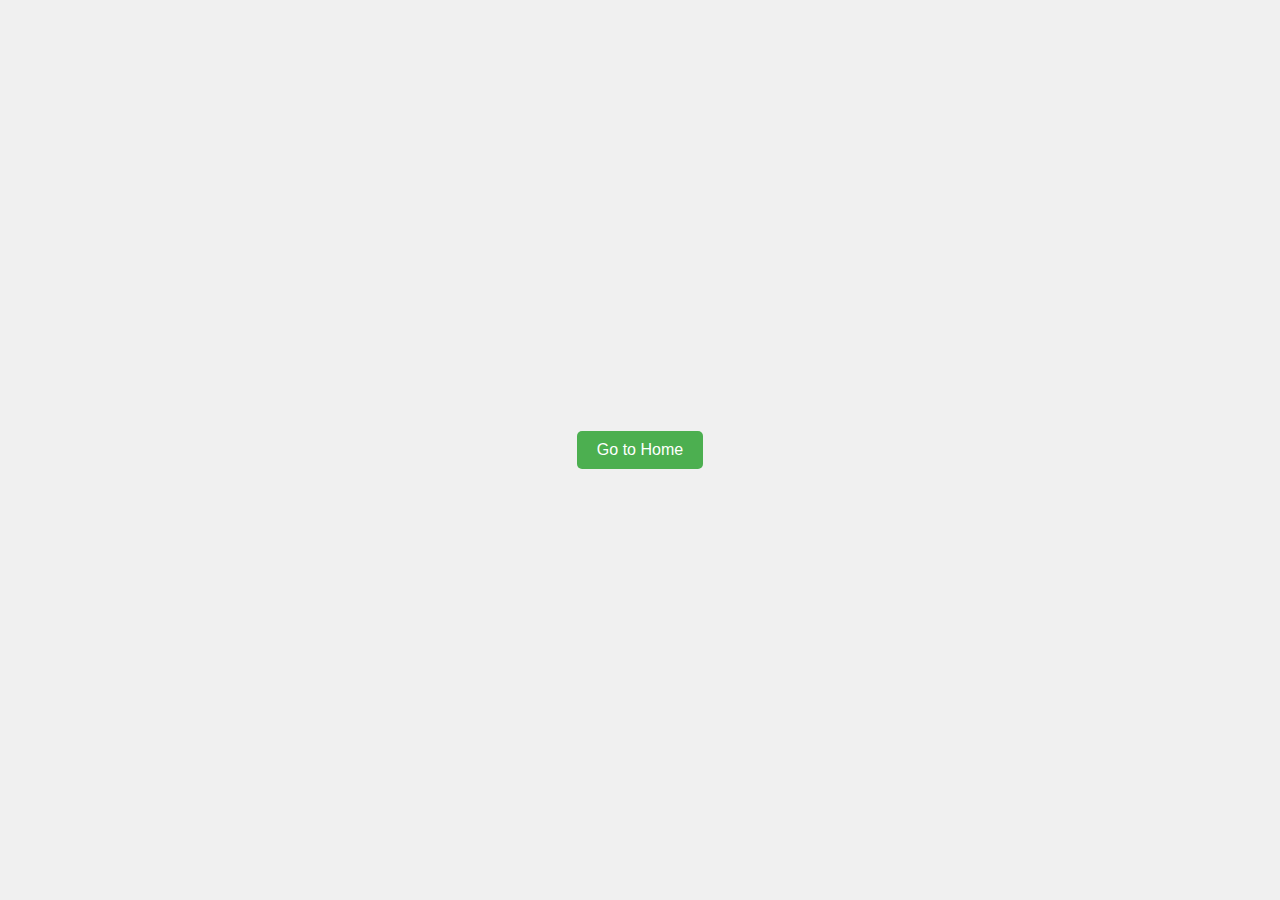
<file: index.html>
<!DOCTYPE html>
<html lang="en">
<head>
    <meta charset="UTF-8">
    <meta name="viewport" content="width=device-width, initial-scale=1.0">
    <title>Button Link</title>
    <style>
        body {
            display: flex;
            justify-content: center;
            align-items: center;
            height: 100vh;
            margin: 0;
            background-color: #f0f0f0;
        }
        button {
            padding: 10px 20px;
            font-size: 16px;
            cursor: pointer;
            background-color: #4CAF50;
            color: white;
            border: none;
            border-radius: 5px;
        }
        button:hover {
            background-color: #45a049;
        }
    </style>
</head>
<body>
    <a href="/views/home.html">
        <button>Go to Home</button>
    </a>
</body>
</html>
</file>
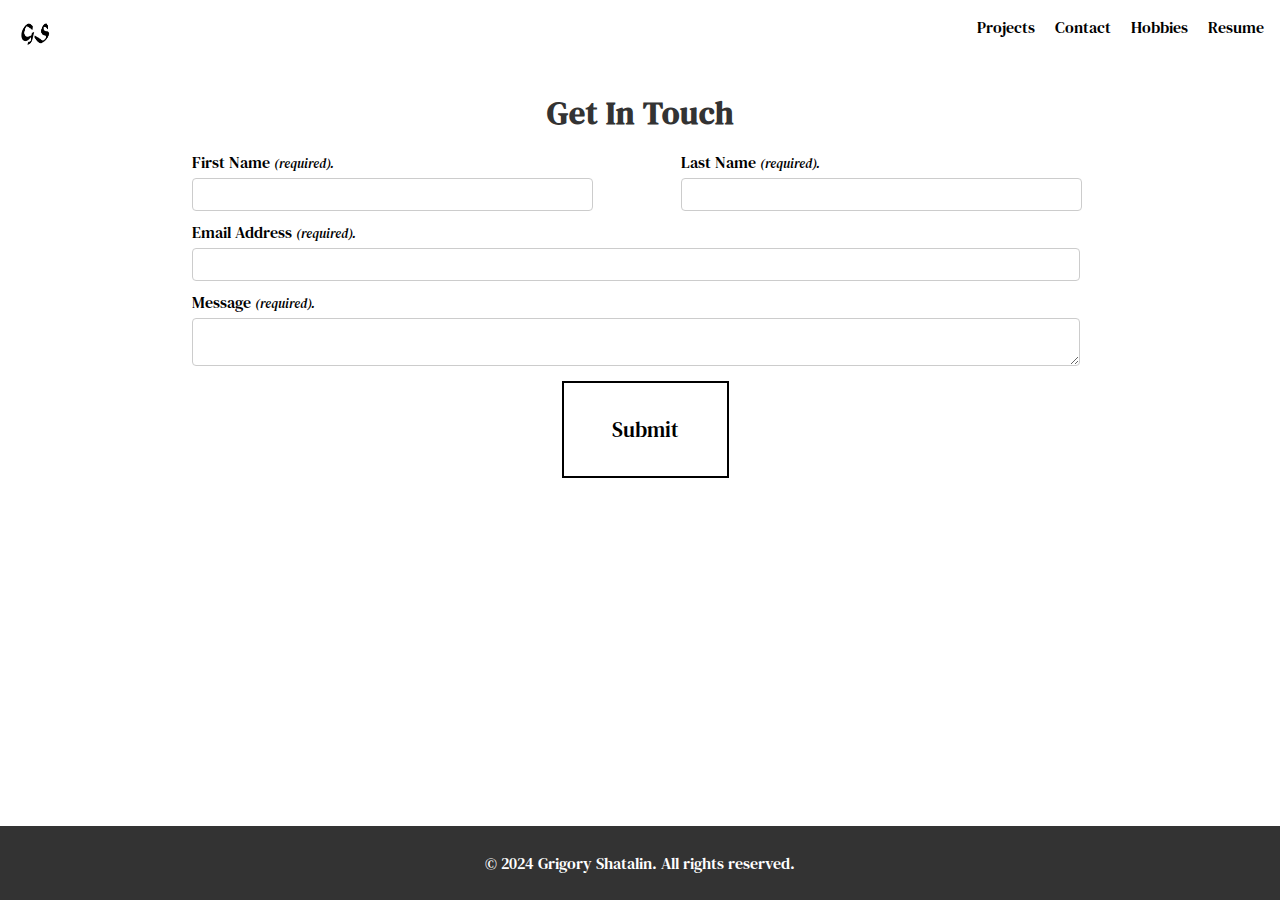
<file: views/contact.html>
<!DOCTYPE html>
<html lang="en">

<head>
    <meta charset="UTF-8">
    <meta name="viewport" content="width=device-width, initial-scale=1.0">
    <title>Contact Us</title>
    <link rel="stylesheet" href="../resources/css/contact.css">
    <link rel="preconnect" href="https://fonts.googleapis.com">
    <link rel="preconnect" href="https://fonts.gstatic.com" crossorigin>
    <link href="https://fonts.googleapis.com/css2?family=DM+Serif+Text:ital@0;1&display=swap" rel="stylesheet">
    <link rel="preconnect" href="https://fonts.googleapis.com">
    <link rel="preconnect" href="https://fonts.gstatic.com" crossorigin>
    <link
        href="https://fonts.googleapis.com/css2?family=DM+Serif+Text:ital@0;1&family=Qwitcher+Grypen:wght@400;700&display=swap"
        rel="stylesheet">
</head>

<body>
    <header>
        <nav>
            <ul>
                <li><a href="projects.html">Projects</a></li>
                <li><a href="contact.html">Contact</a></li>
                <li><a href="hobbies.html">Hobbies</a></li>
                <li><a href="resume.html">Resume</a></li>
            </ul>
            <a href="home.html">
                <img src="../resources/img/logo.png"
                    alt="Go to Main Section">
            </a>
        </nav>
    </header>
    <main>
        <div class="in-touch-container">
            <h1>
                Get In Touch
            </h1>
            <form>
                <div class="input-group">
                    <div class="input-item">
                        <label for="firstName">First Name <span
                                class="dm-serif-text-light smaller-font">(required).</span></label>
                        <input type="text" id="firstName" name="firstName" required>
                    </div>
                    <div class="input-item">
                        <label for="lastName">Last Name <span
                                class="dm-serif-text-light smaller-font">(required).</span></label>
                        <input type="text" id="lastName" name="lastName" required>
                    </div>
                </div>
                <div class="input-group2">
                    <label for="email">Email Address <span
                            class="dm-serif-text-light smaller-font">(required).</span></label>
                    <input type="email" id="email" name="email" required>

                    <label for="message">Message <span
                            class="dm-serif-text-light smaller-font">(required).</span></label>
                    <textarea id="message" name="message" required></textarea>
                </div>

                <button type="submit">Submit</button>
            </form>
        </div>
    </main>


    <footer>
        <p>&copy; 2024 Grigory Shatalin. All rights reserved.</p>
    </footer>
</body>

</html>
</file>
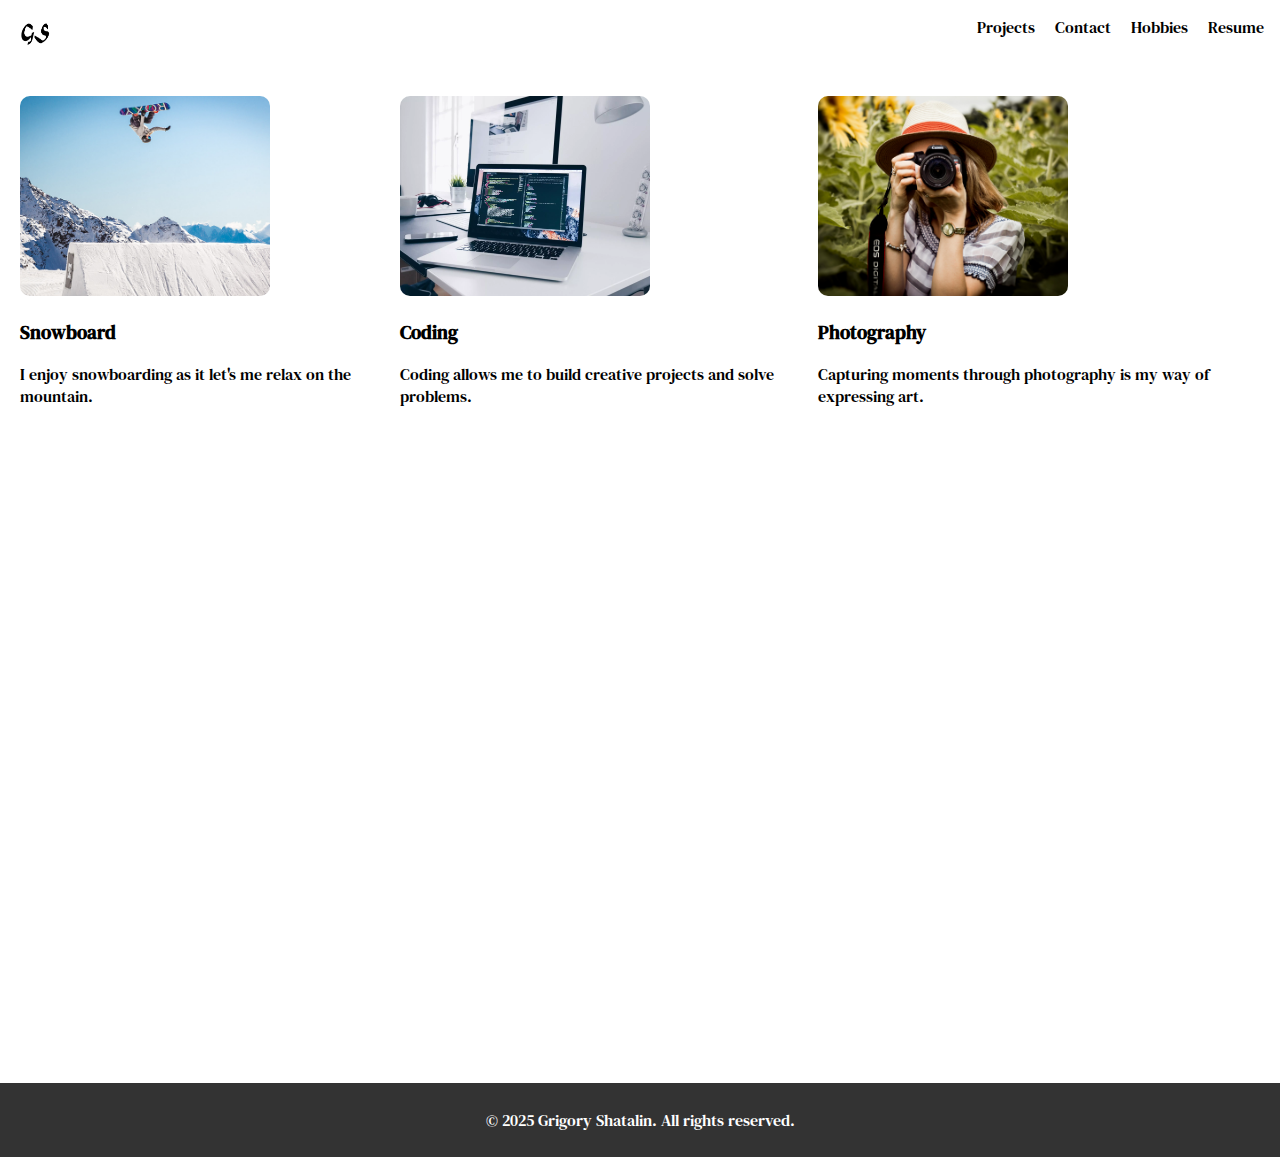
<file: views/hobbies.html>
<!DOCTYPE html>
<html lang="en">

<head>
    <meta charset="UTF-8">
    <meta name="viewport" content="width=device-width, initial-scale=1.0">
    <title>About Us - Your Company</title>
    <link rel="stylesheet" href="../resources/css/hobbies.css">
    <link rel="preconnect" href="https://fonts.googleapis.com">
    <link rel="preconnect" href="https://fonts.gstatic.com" crossorigin>
    <link href="https://fonts.googleapis.com/css2?family=DM+Serif+Text:ital@0;1&display=swap" rel="stylesheet">
    <link rel="preconnect" href="https://fonts.googleapis.com">
    <link rel="preconnect" href="https://fonts.gstatic.com" crossorigin>
    <link
        href="https://fonts.googleapis.com/css2?family=DM+Serif+Text:ital@0;1&family=Qwitcher+Grypen:wght@400;700&display=swap"
        rel="stylesheet">
    <link rel="preconnect" href="https://fonts.googleapis.com">
    <link rel="preconnect" href="https://fonts.gstatic.com" crossorigin>
    <link
        href="https://fonts.googleapis.com/css2?family=Roboto:ital,wght@0,100;0,300;0,400;0,500;0,700;0,900;1,100;1,300;1,400;1,500;1,700;1,900&display=swap"
        rel="stylesheet">
</head>

<header>
    <nav>
        <ul>
            <li><a href="projects.html">Projects</a></li>
            <li><a href="contact.html">Contact</a></li>
            <li><a href="hobbies.html">Hobbies</a></li>
            <li><a href="resume.html">Resume</a></li>
        </ul>
        <a href="home.html">
            <img src="../resources/img/logo.png"
                alt="Go to Main Section">
        </a>
    </nav>
</header>
<body>
    
    <div class="hobbies-container">
        <div class="card">
            <img src="../resources/img/snowboard.jpg" alt="snowboard">
            <h3>Snowboard</h3>
            <p>I enjoy snowboarding as it let's me relax on the mountain.</p>
        </div>
        <div class="card">
            <img src="../resources/img/coding.webp" alt="Coding">
            <h3>Coding</h3>
            <p>Coding allows me to build creative projects and solve problems.</p>
        </div>
        <div class="card">
            <img src="../resources/img/photographer.jpeg" alt="Photography">
            <h3>Photography</h3>
            <p>Capturing moments through photography is my way of expressing art.</p>
        </div>
    </div>
</body>
<footer>
    <p>&copy; 2025 Grigory Shatalin. All rights reserved.</p>
</footer>
</html>
</file>
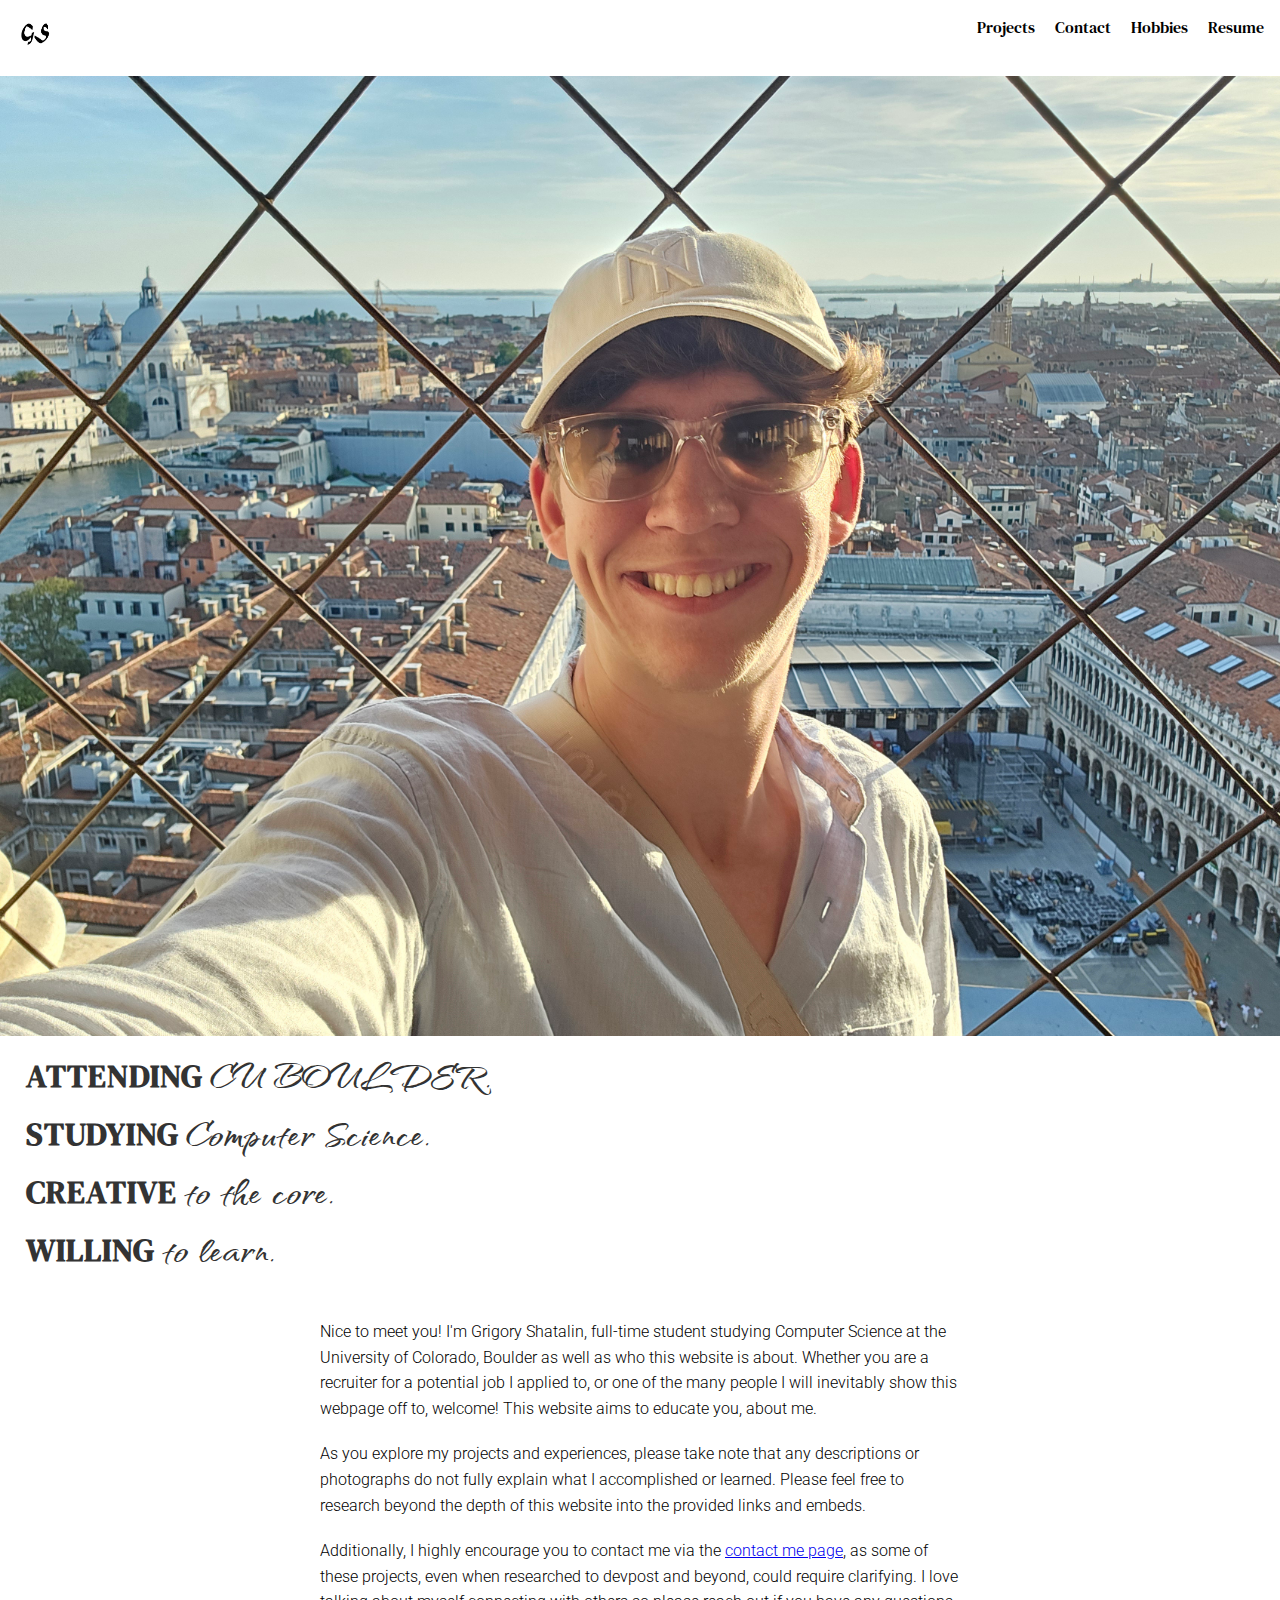
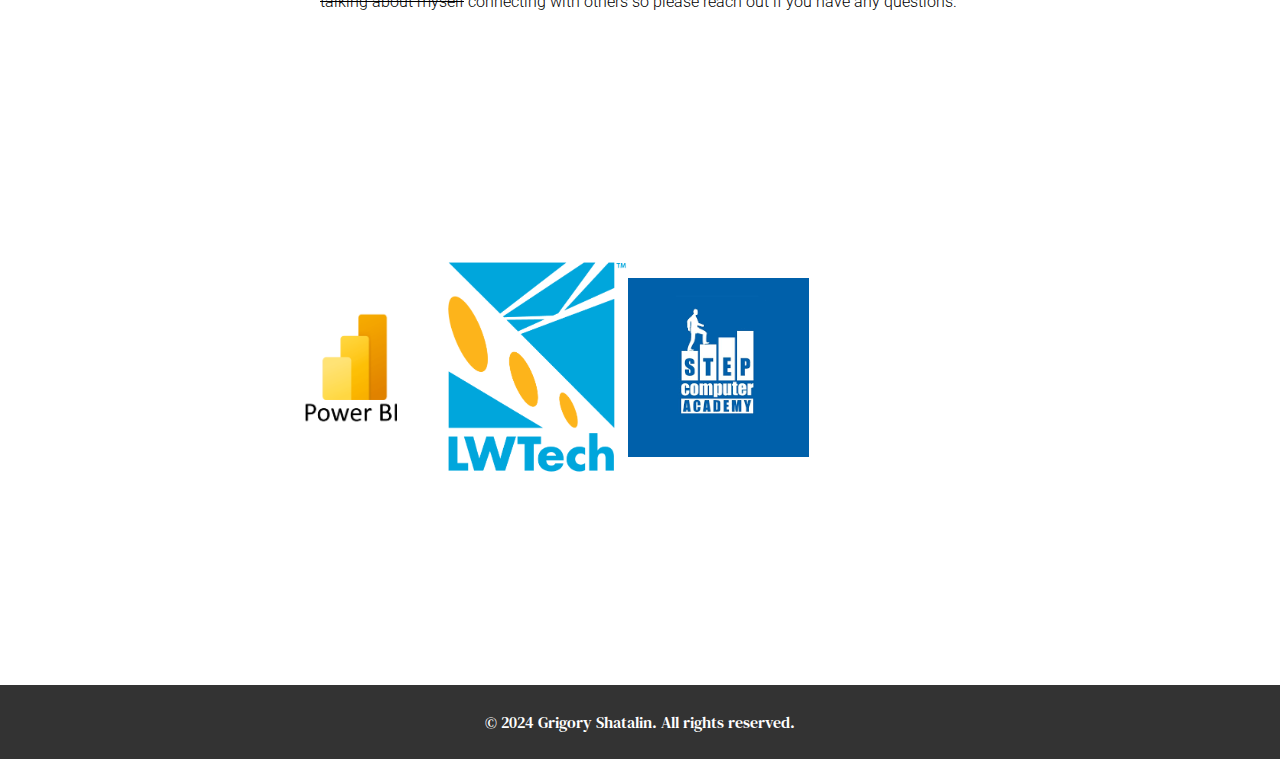
<file: views/home.html>
<!DOCTYPE html>
<html lang="en">

<head>
    <meta charset="UTF-8">
    <meta name="viewport" content="width=device-width, initial-scale=1.0">
    <title>About Us - Your Company</title>
    <link rel="stylesheet" href="../resources/css/home.css">
    <link rel="preconnect" href="https://fonts.googleapis.com">
    <link rel="preconnect" href="https://fonts.gstatic.com" crossorigin>
    <link href="https://fonts.googleapis.com/css2?family=DM+Serif+Text:ital@0;1&display=swap" rel="stylesheet">
    <link rel="preconnect" href="https://fonts.googleapis.com">
    <link rel="preconnect" href="https://fonts.gstatic.com" crossorigin>
    <link
        href="https://fonts.googleapis.com/css2?family=DM+Serif+Text:ital@0;1&family=Qwitcher+Grypen:wght@400;700&display=swap"
        rel="stylesheet">
    <link rel="preconnect" href="https://fonts.googleapis.com">
    <link rel="preconnect" href="https://fonts.gstatic.com" crossorigin>
    <link
        href="https://fonts.googleapis.com/css2?family=Roboto:ital,wght@0,100;0,300;0,400;0,500;0,700;0,900;1,100;1,300;1,400;1,500;1,700;1,900&display=swap"
        rel="stylesheet">
</head>

<body>
    <header>
        <nav>
            <ul>
                <li><a href="projects.html">Projects</a></li>
                <li><a href="contact.html">Contact</a></li>
                <li><a href="hobbies.html">Hobbies</a></li>
                <li><a href="resume.html">Resume</a></li>
            </ul>
            <a href="home.html">
                <img src="../resources/img/logo.png"
                    alt="Go to Main Section">
            </a>
        </nav>
    </header>



    <div class="image1">
        <img src="../resources/img/main-image.jpg" alt="main-image">
    </div>

    <div class="impact-text dm-serif-text-regular">
        <p>ATTENDING <span class="qwitcher-grypen-bold larger-font">CU BOULDER.</span></p>
        <p>STUDYING <span class="qwitcher-grypen-bold larger-font">Computer Science.</span></p>
        <p>CREATIVE <span class="qwitcher-grypen-bold larger-font">to the core.</span></p>
        <p>WILLING <span class="qwitcher-grypen-bold larger-font">to learn.</span></p>
    </div>

    <div class="main-paragraph roboto-light">
        <p>Nice to meet you! I'm Grigory Shatalin, full-time student studying Computer Science at the University of Colorado, 
            Boulder as well as who this website is about. Whether you are a recruiter for a potential job I applied to, 
            or one of the many people I will inevitably show this webpage off to, welcome! This website aims to educate you, about me.</p>
        <p>As you explore my projects and experiences, please take note that any descriptions or photographs do not fully explain what I
            accomplished or learned. Please feel free to research beyond the depth of this website into the provided links and embeds.</p>
        <p>Additionally, I highly encourage you to contact me via the <a href="contact.html"><span  class="contactmeembed">contact me page</span></a>, as some of these projects, even when researched to
             devpost and beyond, could require clarifying. I love <del>talking about myself</del> connecting with others so please reach out if you 
             have any questions.</p>
        </div>

    <div class="image-container">
        <a href="Akvelon.html">
            <img src="../resources/img/powerbi.png" alt="PowerBI">
        </a>
        <a href="LWTech.html">
            <img src="../resources/img/lwtech.png" alt="LWTECH">
        </a>
        <a href="STEP.html">
            <img src="../resources/img/STEP.png" alt="STEP">
        </a>
    </div>



    <footer>
        <p>&copy; 2024 Grigory Shatalin. All rights reserved.</p>
    </footer>
</body>

</html>
</file>
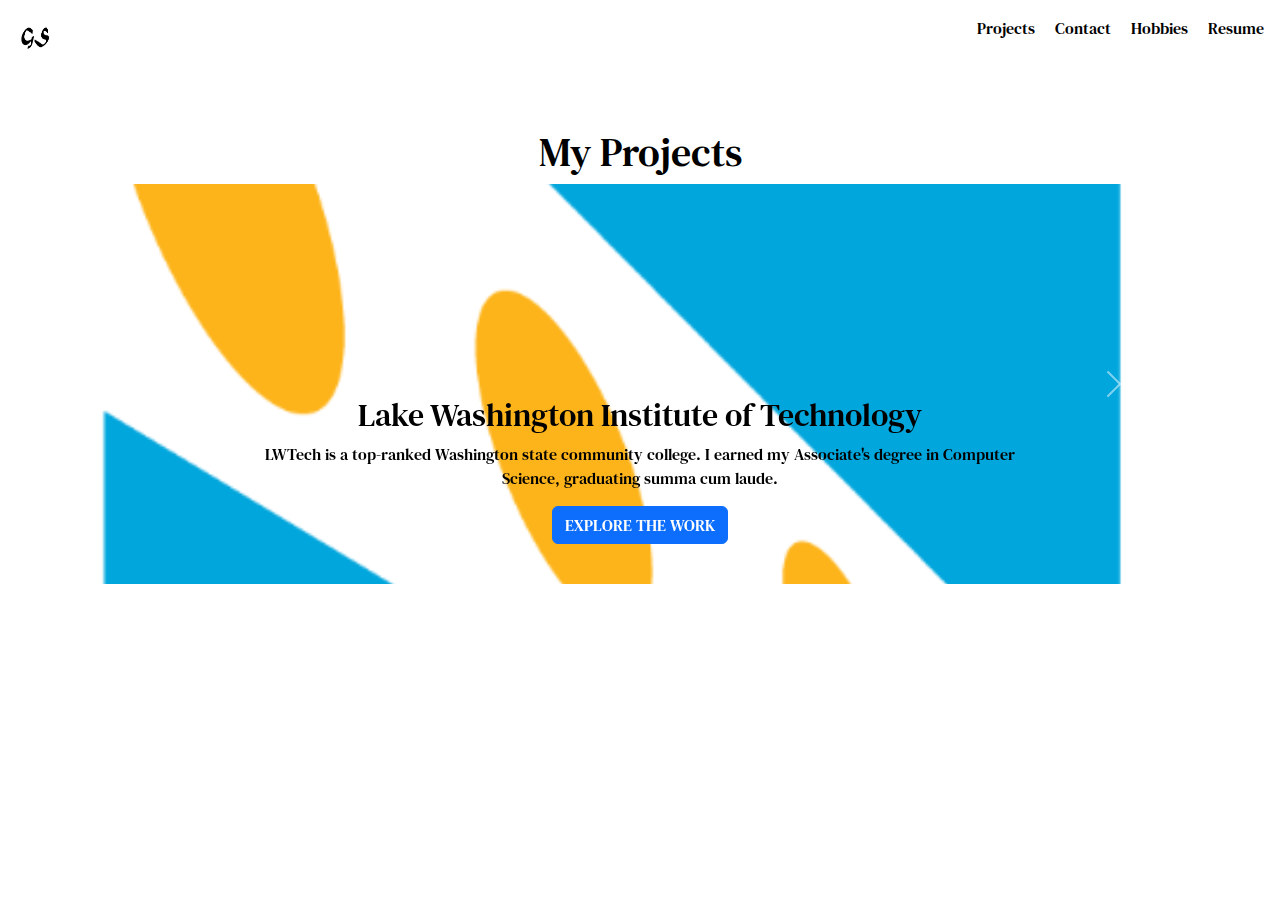
<file: views/projects.html>
<!DOCTYPE html>
<html lang="en">
<head>
    <meta charset="UTF-8">
    <meta name="viewport" content="width=device-width, initial-scale=1.0">
    <title>Grigory Shatalin - Projects</title>
    <link href="https://cdn.jsdelivr.net/npm/bootstrap@5.3.0/dist/css/bootstrap.min.css" rel="stylesheet">
    <link rel="stylesheet" href="../resources/css/projects.css">
    <link rel="preconnect" href="https://fonts.googleapis.com">
    <link rel="preconnect" href="https://fonts.gstatic.com" crossorigin>
    <link href="https://fonts.googleapis.com/css2?family=DM+Serif+Text:ital@0;1&display=swap" rel="stylesheet">
    <link rel="preconnect" href="https://fonts.googleapis.com">
    <link rel="preconnect" href="https://fonts.gstatic.com" crossorigin>
    <link
        href="https://fonts.googleapis.com/css2?family=DM+Serif+Text:ital@0;1&family=Qwitcher+Grypen:wght@400;700&display=swap"
        rel="stylesheet">
</head>
<body>
    <header>
        <nav>
            <ul>
                <li><a href="projects.html">Projects</a></li>
                <li><a href="contact.html">Contact</a></li>
                <li><a href="hobbies.html">Hobbies</a></li>
                <li><a href="resume.html">Resume</a></li>
            </ul>
            <a href="home.html">
                <img src="../resources/img/logo.png"
                    alt="Go to Main Section">
            </a>
        </nav>
    </header>
    <div class="container mt-5">
        <h1 class="text-center">My Projects</h1>
        <div id="projectsCarousel" class="carousel slide" data-bs-ride="carousel">
            <div class="carousel-inner">
                <div class="carousel-item active">
                    <img src="../resources/img/lwtech.png" class="d-block w-100" alt="LWTech">
                    <div class="carousel-caption d-none d-md-block">
                        <h2>Lake Washington Institute of Technology</h2>
                        <p>LWTech is a top-ranked Washington state community college. I earned my Associate's degree in Computer Science, graduating summa cum laude.</p>
                        <a href="https://lwtech.edu" class="btn btn-primary">EXPLORE THE WORK</a>
                    </div>
                </div>
                <div class="carousel-item">
                    <img src="../resources/img/STEP.png" class="d-block w-100" alt="STEP">
                    <div class="carousel-caption d-none d-md-block">
                        <h2>STEP Computer Academy</h2>
                        <p>STEP Computer Academy is a worldwide academy for technology and engineering. I taught a range of subjects, from block coding to advanced Python data structures.</p>
                        <a href="https://itstep.us/" class="btn btn-primary">EXPLORE THE WORK</a>
                    </div>
                </div>
                <div class="carousel-item">
                    <img src="../resources/img/powerbi.png" class="d-block w-100" alt="Akvelon">
                    <div class="carousel-caption d-none d-md-block">
                        <h2>Refactoring PowerBI Visuals</h2>
                        <p>During my internship at Akvelon, I collaborated with Microsoft PowerBI to refactor and push four visuals to production, improving visualization usage by 40%.</p>
                        <a href="https://github.com/grigoryshatalin/powerbi-visuals-heatmap" class="btn btn-primary">EXPLORE THE WORK</a>
                    </div>
                </div>
            </div>
            <button class="carousel-control-prev" type="button" data-bs-target="#projectsCarousel" data-bs-slide="prev">
                <span class="carousel-control-prev-icon" aria-hidden="true"></span>
                <span class="visually-hidden">Previous</span>
            </button>
            <button class="carousel-control-next" type="button" data-bs-target="#projectsCarousel" data-bs-slide="next">
                <span class="carousel-control-next-icon" aria-hidden="true"></span>
                <span class="visually-hidden">Next</span>
            </button>
        </div>
    </div>
    <script src="https://cdn.jsdelivr.net/npm/bootstrap@5.3.0/dist/js/bootstrap.bundle.min.js"></script>
</body>
</html>
</file>
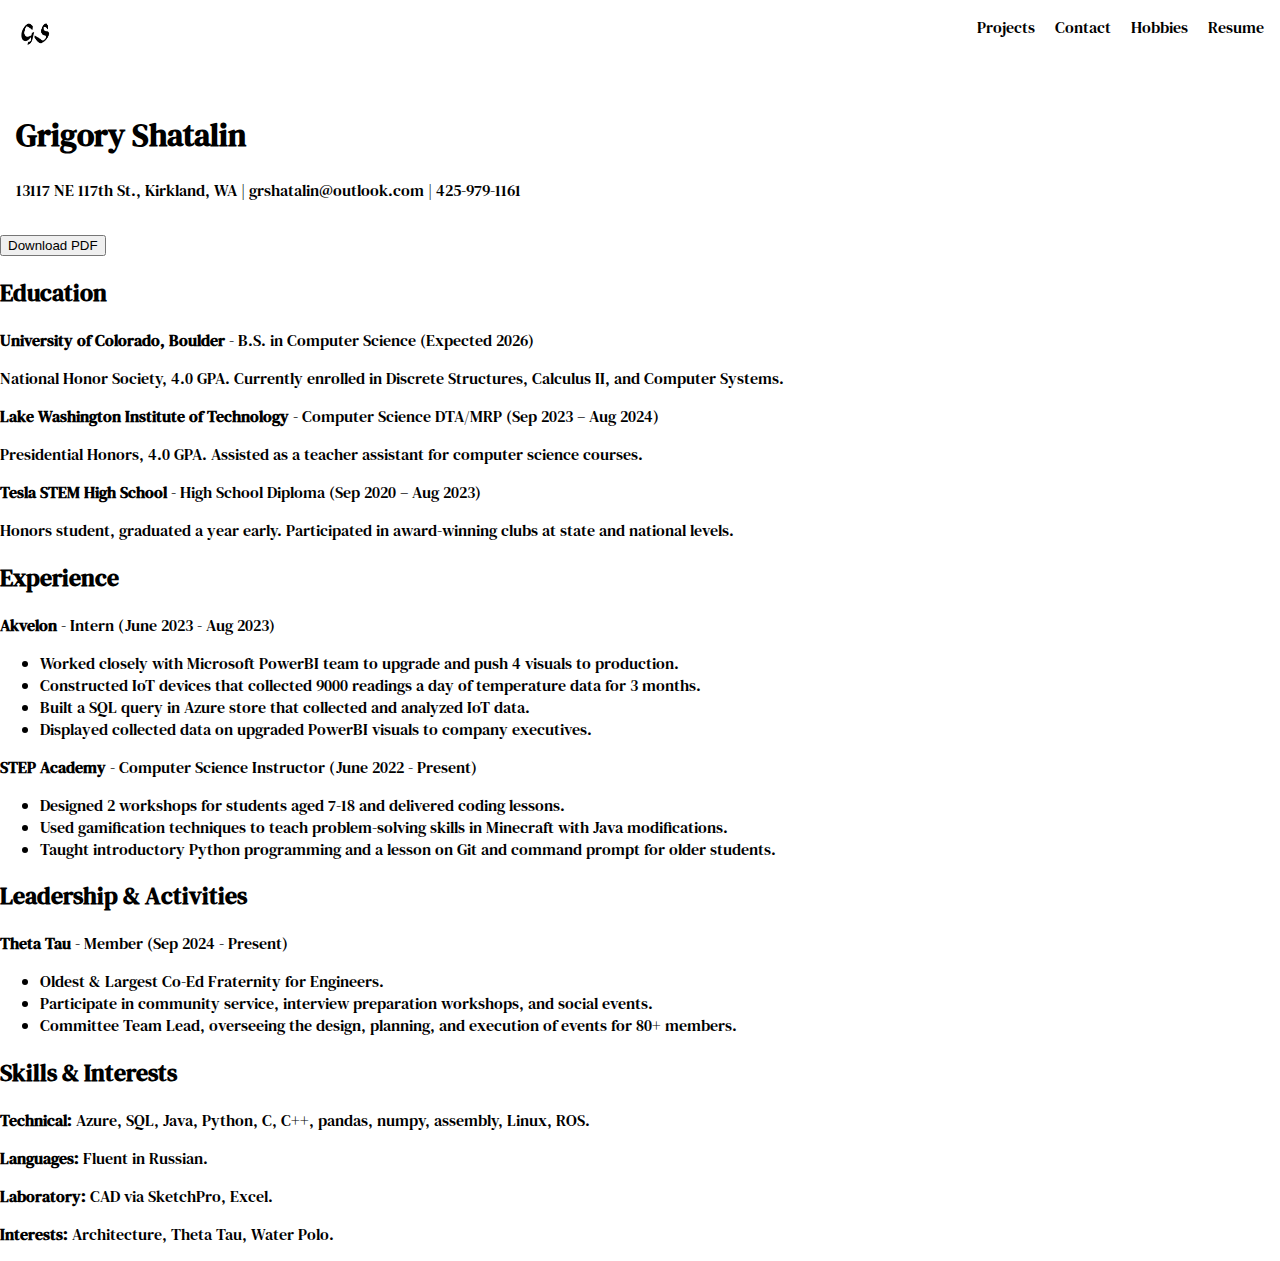
<file: views/resume.html>
<!DOCTYPE html>
<html lang="en">

<head>
    <meta charset="UTF-8">
    <meta name="viewport" content="width=device-width, initial-scale=1.0">
    <title>Contact Us</title>
    <link rel="stylesheet" href="../resources/css/resume.css">
    <link rel="preconnect" href="https://fonts.googleapis.com">
    <link rel="preconnect" href="https://fonts.gstatic.com" crossorigin>
    <link href="https://fonts.googleapis.com/css2?family=DM+Serif+Text:ital@0;1&display=swap" rel="stylesheet">
    <link rel="preconnect" href="https://fonts.googleapis.com">
    <link rel="preconnect" href="https://fonts.gstatic.com" crossorigin>
    <link
        href="https://fonts.googleapis.com/css2?family=DM+Serif+Text:ital@0;1&family=Qwitcher+Grypen:wght@400;700&display=swap"
        rel="stylesheet">
</head>
<body>
    <header>
        <nav>
            <ul>
                <li><a href="projects.html">Projects</a></li>
                <li><a href="contact.html">Contact</a></li>
                <li><a href="hobbies.html">Hobbies</a></li>
                <li><a href="resume.html">Resume</a></li>
            </ul>
            <a href="home.html">
                <img src="../resources/img/logo.png"
                    alt="Go to Main Section">
            </a>
        </nav>
    </header>
    <div class="container">
        <header>
            <h1>Grigory Shatalin</h1>
            <p class="contact-info">13117 NE 117th St., Kirkland, WA | grshatalin@outlook.com | 425-979-1161</p>
        </header>
        <a href="../resources/boulder resume.docx" target="_blank" download="resume.pdf">
            <button>Download PDF</button>
          </a>
        <section class="section">
            <h2>Education</h2>
            <p><strong>University of Colorado, Boulder</strong> - B.S. in Computer Science (Expected 2026)</p>
            <p>National Honor Society, 4.0 GPA. Currently enrolled in Discrete Structures, Calculus II, and Computer Systems.</p>
            
            <p><strong>Lake Washington Institute of Technology</strong> - Computer Science DTA/MRP (Sep 2023 – Aug 2024)</p>
            <p>Presidential Honors, 4.0 GPA. Assisted as a teacher assistant for computer science courses.</p>
            
            <p><strong>Tesla STEM High School</strong> - High School Diploma (Sep 2020 – Aug 2023)</p>
            <p>Honors student, graduated a year early. Participated in award-winning clubs at state and national levels.</p>
        </section>
        
        <section class="section">
            <h2>Experience</h2>
            <p><strong>Akvelon</strong> - Intern (June 2023 - Aug 2023)</p>
            <ul>
                <li>Worked closely with Microsoft PowerBI team to upgrade and push 4 visuals to production.</li>
                <li>Constructed IoT devices that collected 9000 readings a day of temperature data for 3 months.</li>
                <li>Built a SQL query in Azure store that collected and analyzed IoT data.</li>
                <li>Displayed collected data on upgraded PowerBI visuals to company executives.</li>
            </ul>
            
            <p><strong>STEP Academy</strong> - Computer Science Instructor (June 2022 - Present)</p>
            <ul>
                <li>Designed 2 workshops for students aged 7-18 and delivered coding lessons.</li>
                <li>Used gamification techniques to teach problem-solving skills in Minecraft with Java modifications.</li>
                <li>Taught introductory Python programming and a lesson on Git and command prompt for older students.</li>
            </ul>
        </section>
        
        <section class="section">
            <h2>Leadership & Activities</h2>
            <p><strong>Theta Tau</strong> - Member (Sep 2024 - Present)</p>
            <ul>
                <li>Oldest & Largest Co-Ed Fraternity for Engineers.</li>
                <li>Participate in community service, interview preparation workshops, and social events.</li>
                <li>Committee Team Lead, overseeing the design, planning, and execution of events for 80+ members.</li>
            </ul>
        </section>
        
        <section class="section">
            <h2>Skills & Interests</h2>
            <p><strong>Technical:</strong> Azure, SQL, Java, Python, C, C++, pandas, numpy, assembly, Linux, ROS.</p>
            <p><strong>Languages:</strong> Fluent in Russian.</p>
            <p><strong>Laboratory:</strong> CAD via SketchPro, Excel.</p>
            <p><strong>Interests:</strong> Architecture, Theta Tau, Water Polo.</p>
        </section>
    </div>
</body>
</html>
</file>
<file: resources/css/contact.css>
body {
    font-family: 'DM Serif Text', serif;
    margin: 0;
    padding: 0;
    max-width: 100%;
    min-width: 320px; /* Minimum width for mobile screens */
    overflow-x: hidden;
    display: flex;
    flex-direction: column;
    min-height:100vh;
    margin:0;
}
main {
    flex:1;
}
.dm-serif-text-regular {
    font-family: "DM Serif Text", serif;
    font-weight: 400;
    font-style: normal;
  }
  .dm-serif-text-light {
    font-family: "DM Serif Text", serif;
    font-weight: 50;
    font-style:oblique;
  }
  
  .dm-serif-text-regular-italic {
    font-family: "DM Serif Text", serif;
    font-weight: 400;
    font-style: italic;
  }
  .qwitcher-grypen-regular {
    font-family: "Qwitcher Grypen", cursive;
    font-weight: 400;
    font-style: normal;
  }
  
  .qwitcher-grypen-bold {
    font-family: "Qwitcher Grypen", cursive;
    font-weight: 700;
    font-style: normal;
  }
  

  header {
    background-color: white;
    padding: 1rem;
}


header img {
    width: 40px;
    height: 40px;
    /* Maintains aspect ratio */
    max-width: 100%;
    /* Ensures the image does not overflow */
    margin-top: -30px;
    /* Adds some spacing above the image */
    margin-left: auto;
    margin-right: auto;
}

header ul {
    list-style: none;
    margin: 0;
    padding: 0;
    display: flex;
    justify-content: flex-end;
}

header ul li {
    margin-left: 20px;
}

header ul li a {
    color: black;
    text-decoration: none;
}
.smaller-font {
    font-size:small;
}
h1 {
    text-align: center;
    line-height: 1;
    color: #333;
    font-size: 2rem; 
    font-weight: bold;
    letter-spacing: 1px;
}
.input-group {
    display: flex;
    gap: 10px; 
    width:89%;
}
form {
    margin-left:15%;
}
.input-item {
    flex: 1;
}

input, textarea {
    width: 80%;
    padding: 8px;
    margin-bottom: 10px;
    border: 1px solid #ccc;
    border-radius: 4px;
}
.input-group2 {
    width:100%;
}

label {
    display: block;
    margin-bottom: 5px;
}


button {
    font-family: 'DM Serif Text', serif;
    background-color: white;
    text-align:center;
    color: black;
    font-size:1.3rem;
    padding: 2rem 3rem;
    border: 2px solid black;
    margin-left:34%;
    margin-bottom:1%;
    cursor: pointer;
}

button:hover {
    background-color: black;
    color:white;
}


footer {
    margin-top:10%;
    background-color: #333;
    color: #fff;
    text-align: center;
    padding: 10px 0;
}
</file>
<file: resources/css/hobbies.css>
body {
    font-family: 'DM Serif Text', serif;
    margin: 0;
    padding: 0;
    max-width: 100%;
    min-width: 320px;
    overflow-x: hidden;
    display: flex;
    flex-direction: column;
    min-height: 100vh;
    margin: 0;
}

main {
    margin-top: 60px;
    flex: 1;
}

.dm-serif-text-regular {
    font-family: "DM Serif Text", serif;
    font-weight: 400;
    font-style: normal;
}

.dm-serif-text-light {
    font-family: "DM Serif Text", serif;
    font-weight: 50;
    font-style: oblique;
}

.dm-serif-text-regular-italic {
    font-family: "DM Serif Text", serif;
    font-weight: 400;
    font-style: italic;
}

.qwitcher-grypen-regular {
    font-family: "Qwitcher Grypen", cursive;
    font-weight: 400;
    font-style: normal;
}

.qwitcher-grypen-bold {
    font-family: "Qwitcher Grypen", cursive;
    font-weight: 700;
    font-style: normal;
}
.roboto-thin {
    font-family: "Roboto", sans-serif;
    font-weight: 100;
    font-style: normal;
  }
  
  .roboto-light {
    font-family: "Roboto", sans-serif;
    font-weight: 300;
    font-style: normal;
  }
  
  .roboto-regular {
    font-family: "Roboto", sans-serif;
    font-weight: 400;
    font-style: normal;
  }
  
  .roboto-medium {
    font-family: "Roboto", sans-serif;
    font-weight: 500;
    font-style: normal;
  }
  
  .roboto-bold {
    font-family: "Roboto", sans-serif;
    font-weight: 700;
    font-style: normal;
  }
  
  .roboto-black {
    font-family: "Roboto", sans-serif;
    font-weight: 900;
    font-style: normal;
  }
  
  .roboto-thin-italic {
    font-family: "Roboto", sans-serif;
    font-weight: 100;
    font-style: italic;
  }
  
  .roboto-light-italic {
    font-family: "Roboto", sans-serif;
    font-weight: 300;
    font-style: italic;
  }
  
  .roboto-regular-italic {
    font-family: "Roboto", sans-serif;
    font-weight: 400;
    font-style: italic;
  }
  
  .roboto-medium-italic {
    font-family: "Roboto", sans-serif;
    font-weight: 500;
    font-style: italic;
  }
  
  .roboto-bold-italic {
    font-family: "Roboto", sans-serif;
    font-weight: 700;
    font-style: italic;
  }
  
  .roboto-black-italic {
    font-family: "Roboto", sans-serif;
    font-weight: 900;
    font-style: italic;
  }

header {
    background-color: white;
    padding: 1rem;
}


header img {
    width: 40px;
    height: 40px;
    max-width: 100%;
    margin-top: -30px;
    margin-left: auto;
    margin-right: auto;
}

header ul {
    list-style: none;
    margin: 0;
    padding: 0;
    display: flex;
    justify-content: flex-end;
}

header ul li {
    margin-left: 20px;
}

header ul li a {
    color: black;
    text-decoration: none;
}
.hobbies-container {
    display: flex;
    justify-content: center;
    gap: 20px;
    padding: 20px;
}

.hobbies-container img {
    width: 250px;
    height: 200px; 
    object-fit: cover;
    border-radius: 10px;
}



.larger-font {
    font-size: 1.6rem;
}

.smaller-font {
    font-size:small;
}
a {
    text-decoration: none; /* Remove underline */
    color:cornflowerblue;
}

a .link-text {
    color:cornflowerblue;
    margin: 0;
    padding: 0;
}


a:hover {
    color:grey; /* Change color on hover */
}

footer {
    margin-top: 50%;
    background-color: #333;
    color: #fff;
    text-align: center;
    padding: 10px 0;
}
</file>
<file: resources/css/home.css>
body {
    font-family: 'DM Serif Text', serif;
    margin: 0;
    padding: 0;
    max-width: 100%;
    min-width: 320px; /* Minimum width for mobile screens */
    overflow-x: hidden;
    display: flex;
    flex-direction: column;
}
main {
    flex:1;
}
.dm-serif-text-regular {
    font-family: "DM Serif Text", serif;
    font-weight: 400;
    font-style: normal;
  }
  .dm-serif-text-light {
    font-family: "DM Serif Text", serif;
    font-weight: 50;
    font-style:oblique;
  }
  
  .dm-serif-text-regular-italic {
    font-family: "DM Serif Text", serif;
    font-weight: 400;
    font-style: italic;
  }
  .qwitcher-grypen-regular {
    font-family: "Qwitcher Grypen", cursive;
    font-weight: 400;
    font-style: normal;
  }
  
  .qwitcher-grypen-bold {
    font-family: "Qwitcher Grypen", cursive;
    font-weight: 700;
    font-style: normal;
  }
  .roboto-thin {
    font-family: "Roboto", sans-serif;
    font-weight: 100;
    font-style: normal;
  }
  
  .roboto-light {
    font-family: "Roboto", sans-serif;
    font-weight: 300;
    font-style: normal;
  }
  
  .roboto-regular {
    font-family: "Roboto", sans-serif;
    font-weight: 400;
    font-style: normal;
  }
  
  .roboto-medium {
    font-family: "Roboto", sans-serif;
    font-weight: 500;
    font-style: normal;
  }
  
  .roboto-bold {
    font-family: "Roboto", sans-serif;
    font-weight: 700;
    font-style: normal;
  }
  
  .roboto-black {
    font-family: "Roboto", sans-serif;
    font-weight: 900;
    font-style: normal;
  }
  
  .roboto-thin-italic {
    font-family: "Roboto", sans-serif;
    font-weight: 100;
    font-style: italic;
  }
  
  .roboto-light-italic {
    font-family: "Roboto", sans-serif;
    font-weight: 300;
    font-style: italic;
  }
  
  .roboto-regular-italic {
    font-family: "Roboto", sans-serif;
    font-weight: 400;
    font-style: italic;
  }
  
  .roboto-medium-italic {
    font-family: "Roboto", sans-serif;
    font-weight: 500;
    font-style: italic;
  }
  
  .roboto-bold-italic {
    font-family: "Roboto", sans-serif;
    font-weight: 700;
    font-style: italic;
  }
  
  .roboto-black-italic {
    font-family: "Roboto", sans-serif;
    font-weight: 900;
    font-style: italic;
  }
  
  

header {
    background-color: white;
    padding: 1rem;
}

header img {
    width: 40px; 
    height: 40px; /* Maintains aspect ratio */
    max-width: 100%; /* Ensures the image does not overflow */
    margin-top: -150px;
    margin-left: auto;
    margin-right: auto;
}

header ul {
    list-style: none;
    margin: 0;
    padding: 0;
    display: flex;
    justify-content: flex-end;
}


header ul li {
    margin-left: 20px;
}

header ul li a {
    color: black;
    text-decoration: none;
}

.image1 img {
    width: 100%;
    height: 100%;
    object-fit:scale-down; /* Ensures the image covers the entire area */
    top: 0;
    left: 0;
}
.impact-text {
    text-align: left;
    margin-left: 2vw;
    line-height: 1;
    color: #333;
    font-size: 2rem; 
    font-weight: bold;
    letter-spacing: 1px;
}

.impact-text p {
    margin: 10px 0; /* Add space between lines */
}
.larger-font {
    font-size: 3rem; 
}
.smaller-font {
    font-size:small;
}
.main-paragraph {
    text-align: left; /* Aligns text to the left */
    max-width: 50%; /* Set a max-width for the section to control text wrapping */
    margin: 0 auto; /* Center the section horizontally */
    padding: 20px; /* Add some padding for spacing */
    line-height: 1.6; /* Improve readability with appropriate line spacing */
}

.main-paragraph p {
    margin-bottom: 20px; /* Add space between paragraphs */
}

.image-container {
    margin-left:19%;
    display: grid;
    grid-template-columns: repeat(4, 1fr); /* 4 equal columns */
    grid-template-rows: 2fr; /* 2 equal rows */
    gap: 1px; /* Adjusts the gap between images */
    justify-content: center;
    align-items: center;
    padding: 20px; 
    height: 70vh;
    width: 60vw; 
    box-sizing: border-box; /* Ensures padding doesn't affect grid layout */
}

.image-container img {
    width: 100%; /* Image fills the width of its grid cell */
    height: 100%; /* Image fills the height of its grid cell */
    object-fit: cover; /* Ensures images cover the grid cells without stretching */
}
.image-container img:hover {
    opacity: 0.77;
    border:solid;
    border-color: white;
    border-width: 1px;
}

/* Media query for smaller screens */
@media (max-width: 768px) {
    .image-container {
        grid-template-columns: repeat(2, 1fr); /* 2 equal columns */
        grid-template-rows: repeat(4, 1fr); /* 4 equal rows */
    }
    footer {
        margin-top: 50%;
        background-color: #333;
        color: #fff;
        text-align: center;
        padding: 10px 0;
    }
}


footer {
    background-color: #333;
    color: #fff;
    text-align: center;
    padding: 10px 0;
}
</file>
<file: resources/css/projects.css>
body {
    font-family: 'DM Serif Text', serif;
    color:#000;
    margin: 0;
    padding: 0;
    max-width: 100%;
    min-width: 320px;
    /* Minimum width for mobile screens */
    overflow-x: hidden;
    display: flex;
    flex-direction: column;
    min-height: 100vh;
    margin: 0;
}
.carousel-caption {
    color:black;
}
main {
    margin-top: 60px;
    flex: 1;
}

.dm-serif-text-regular {
    font-family: "DM Serif Text", serif;
    font-weight: 400;
    font-style: normal;
}

.dm-serif-text-light {
    font-family: "DM Serif Text", serif;
    font-weight: 50;
    font-style: oblique;
}

.dm-serif-text-regular-italic {
    font-family: "DM Serif Text", serif;
    font-weight: 400;
    font-style: italic;
}

.qwitcher-grypen-regular {
    font-family: "Qwitcher Grypen", cursive;
    font-weight: 400;
    font-style: normal;
}

.qwitcher-grypen-bold {
    font-family: "Qwitcher Grypen", cursive;
    font-weight: 700;
    font-style: normal;
}

header {
    background-color: white;
    padding: 1rem;
}


header img {
    width: 40px;
    height: 40px;
    /* Maintains aspect ratio */
    max-width: 100%;
    /* Ensures the image does not overflow */
    margin-top: -30px;
    /* Adds some spacing above the image */
    margin-left: auto;
    margin-right: auto;
}

header ul {
    list-style: none;
    margin: 0;
    padding: 0;
    display: flex;
    justify-content: flex-end;
}

header ul li {
    margin-left: 20px;
}

header ul li a {
    color: black;
    text-decoration: none;
}

.carousel-item img {
    width: 100%;
    height: 400px; /* Adjust height as needed */
    object-fit: cover; /* Ensures images maintain aspect ratio while covering the area */
}


.larger-font {
    font-size: 1.6rem;
}

.p-container {
    display: grid;
    grid-template-columns: repeat(1, 1fr);
    /* Creates two columns */
    grid-template-rows: repeat(4, 1fr);
    /* Creates four rows */
    height: 10vh;
    /* Adjust the height as needed */
    align-items: center;
    /* Vertically centers the content */
    justify-items: center;
    /* Horizontally centers the content */
}

.p-container p {
    display: flex;
    justify-content: center;
    align-items: center;
    text-align: center;
    margin: 0;
    padding: 10px;
}

a {
    text-decoration: none;
    /* Remove underline */
    color: inherit;
}

/* Style the paragraph within the link */
a .link-text {
    color: #000;
    margin: 0;
    padding: 0;
}

a:hover {
    color: #555;
    /* Change color on hover */
}

footer {
    margin-top: 50%;
    background-color: #333;
    color: #fff;
    text-align: center;
    padding: 10px 0;
}
</file>
<file: resources/css/resume.css>
body {
    font-family: 'DM Serif Text', serif;
    margin: 0;
    padding: 0;
    max-width: 100%;
    min-width: 320px;
    /* Minimum width for mobile screens */
    overflow-x: hidden;
    display: flex;
    flex-direction: column;
    min-height: 100vh;
    margin: 0;
  }
  
  main {
    margin-top: 60px;
    flex: 1;
  }
  
  .dm-serif-text-regular {
    font-family: "DM Serif Text", serif;
    font-weight: 400;
    font-style: normal;
  }
  
  .dm-serif-text-light {
    font-family: "DM Serif Text", serif;
    font-weight: 50;
    font-style: oblique;
  }
  
  .dm-serif-text-regular-italic {
    font-family: "DM Serif Text", serif;
    font-weight: 400;
    font-style: italic;
  }
  
  .qwitcher-grypen-regular {
    font-family: "Qwitcher Grypen", cursive;
    font-weight: 400;
    font-style: normal;
  }
  
  .qwitcher-grypen-bold {
    font-family: "Qwitcher Grypen", cursive;
    font-weight: 700;
    font-style: normal;
  }
  
  .roboto-thin {
    font-family: "Roboto", sans-serif;
    font-weight: 100;
    font-style: normal;
  }
  
  .roboto-light {
    font-family: "Roboto", sans-serif;
    font-weight: 300;
    font-style: normal;
  }
  
  .roboto-regular {
    font-family: "Roboto", sans-serif;
    font-weight: 400;
    font-style: normal;
  }
  
  .roboto-medium {
    font-family: "Roboto", sans-serif;
    font-weight: 500;
    font-style: normal;
  }
  
  .roboto-bold {
    font-family: "Roboto", sans-serif;
    font-weight: 700;
    font-style: normal;
  }
  
  .roboto-black {
    font-family: "Roboto", sans-serif;
    font-weight: 900;
    font-style: normal;
  }
  
  .roboto-thin-italic {
    font-family: "Roboto", sans-serif;
    font-weight: 100;
    font-style: italic;
  }
  
  .roboto-light-italic {
    font-family: "Roboto", sans-serif;
    font-weight: 300;
    font-style: italic;
  }
  
  .roboto-regular-italic {
    font-family: "Roboto", sans-serif;
    font-weight: 400;
    font-style: italic;
  }
  
  .roboto-medium-italic {
    font-family: "Roboto", sans-serif;
    font-weight: 500;
    font-style: italic;
  }
  
  .roboto-bold-italic {
    font-family: "Roboto", sans-serif;
    font-weight: 700;
    font-style: italic;
  }
  
  .roboto-black-italic {
    font-family: "Roboto", sans-serif;
    font-weight: 900;
    font-style: italic;
  }
  
  header {
    background-color: white;
    padding: 1rem;
  }
  
  
  header img {
    width: 40px;
    height: 40px;
    /* Maintains aspect ratio */
    max-width: 100%;
    /* Ensures the image does not overflow */
    margin-top: -30px;
    /* Adds some spacing above the image */
    margin-left: auto;
    margin-right: auto;
  }
  
  header ul {
    list-style: none;
    margin: 0;
    padding: 0;
    display: flex;
    justify-content: flex-end;
  }
  
  header ul li {
    margin-left: 20px;
  }
  
  header ul li a {
    color: black;
    text-decoration: none;
  }
  
  .larger-font {
    font-size: 1.6rem;
  }
  
  
  .smaller-font {
    font-size: small;
  }
  
  a {
    text-decoration: none;
    /* Remove underline */
    color: cornflowerblue;
  }
  
  /* Style the paragraph within the link */
  a .link-text {
    color: cornflowerblue;
    padding: 0;
  }
  
  
  a:hover {
    color: grey;
    /* Change color on hover */
  }
  
  footer {
    margin-top: 50%;
    background-color: #333;
    color: #fff;
    text-align: center;
    padding: 10px 0;
  }
</file>
